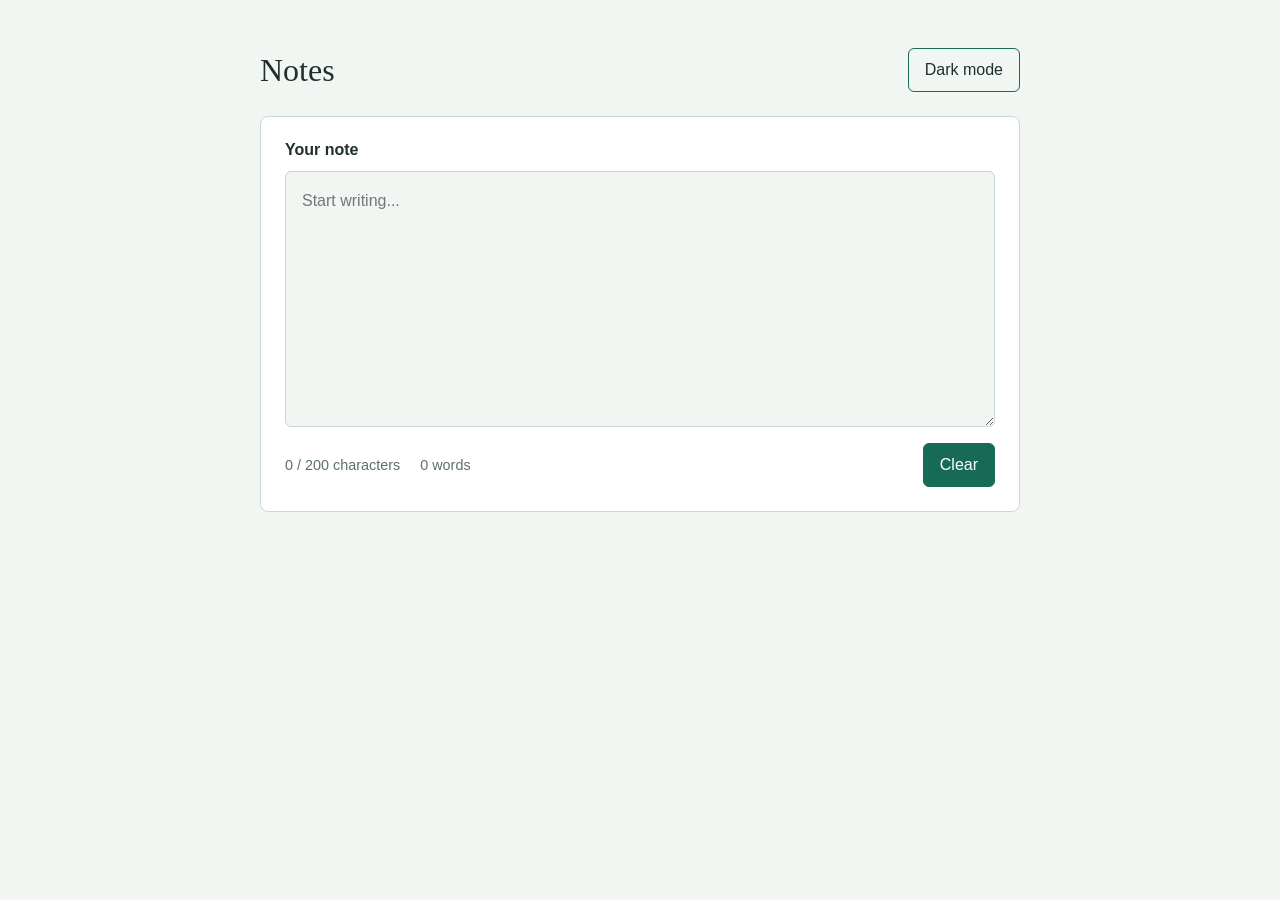
<file: day 4/index.html>
<!doctype html>
<html lang="en">
	<head>
		<meta charset="utf-8">
		<meta name="viewport" content="width=device-width, initial-scale=1">
		<title>Notes</title>
		<link rel="stylesheet" href="style.css">
		<script src="script.js" defer></script>
	</head>
	<body>
		<main class="app-shell">
			<header class="page-header">
				<h1>Notes</h1>
				<button id="theme-toggle" type="button">Dark mode</button>
			</header>
			<section class="note-editor" aria-label="Note editor">
				<label for="note-text">Your note</label>
				<textarea id="note-text" placeholder="Start writing..."></textarea>
				<div class="editor-footer">
					<div class="counts">
						<p id="char-count" aria-live="polite">0 / 200 characters</p>
						<p id="word-count" aria-live="polite">0 words</p>
					</div>
					<button id="clear-btn" type="button">Clear</button>
				</div>
			</section>
		</main>
	</body>
</html>
</file>
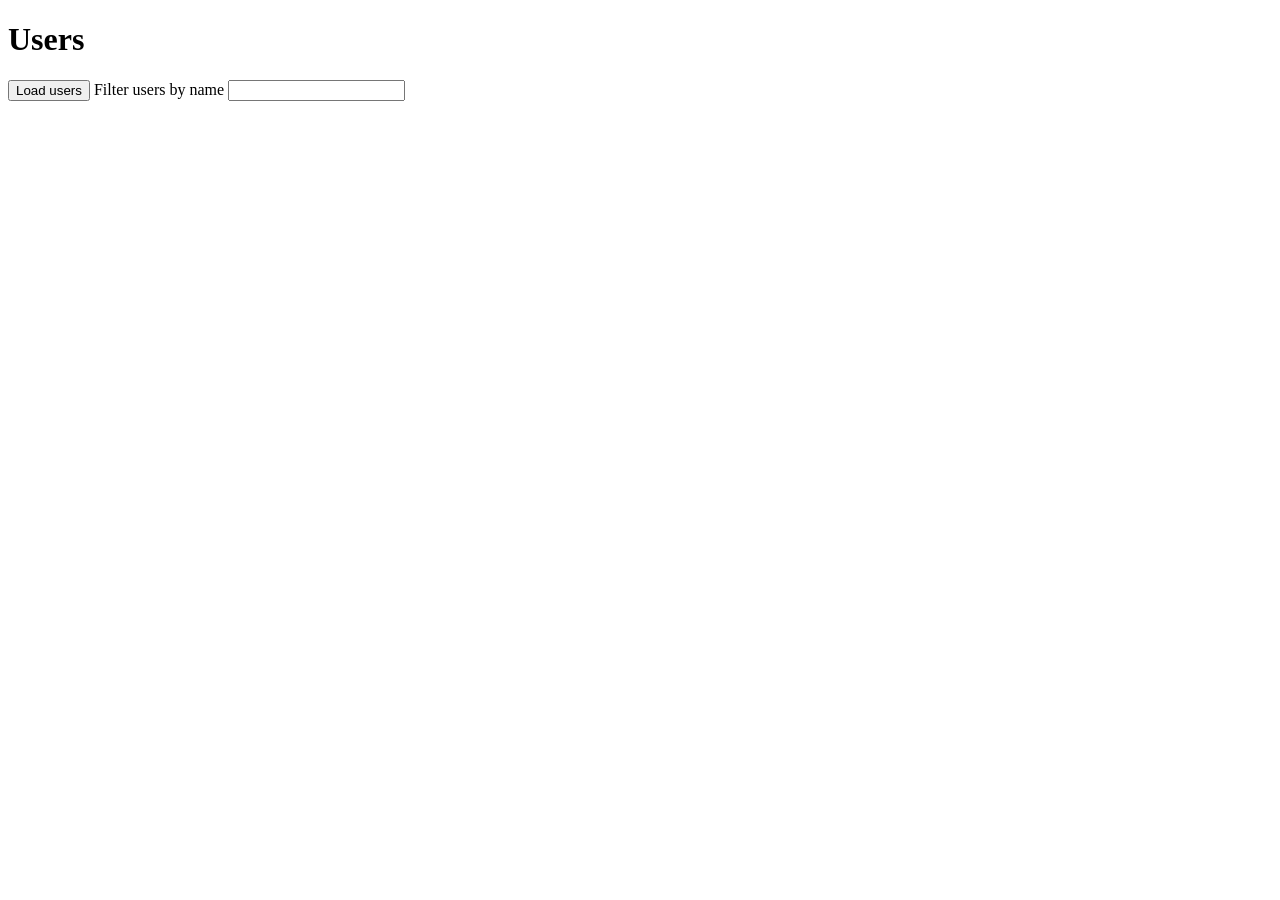
<file: day 5/index.html>
<!doctype html>
<html lang="en">
  <head>
    <meta charset="utf-8">
    <meta name="viewport" content="width=device-width, initial-scale=1">
    <title>Users</title>
    <script src="users.js" defer></script>
  </head>
  <body>
    <main>
      <h1>Users</h1>

      <button id="load-users" type="button">Load users</button>

      <label for="filter-input">Filter users by name</label>
      <input id="filter-input" type="search">

      <p id="status" role="status" aria-live="polite"></p>
      <ul id="users-list"></ul>
    </main>
  </body>
</html>
</file>
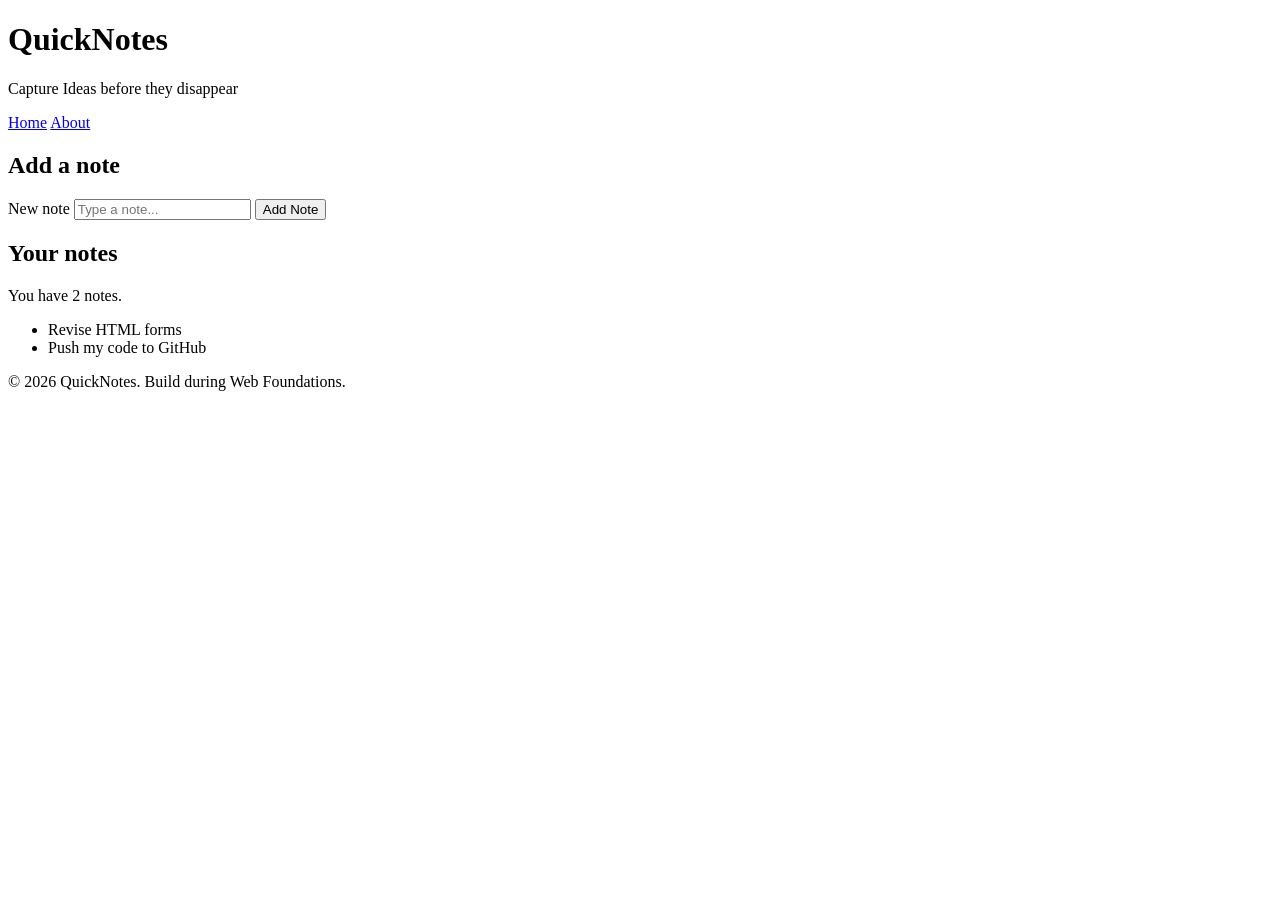
<file: day1/index.html>
<!DOCTYPE html>
<html lang="en">
<head>
  <meta charset="UTF-8">
  <meta name="viewport" content="width=device-width, initial-scale=1.0">
  <title>QuickNotes</title>
</head>
<body>
  <header>
    <h1>QuickNotes</h1>
    <p>Capture Ideas before they disappear</p>
    <nav>
      <a href="index.html">Home</a>
      <a href="about.html">About</a>
    </nav>
  </header>

  <main>
    <section>
      <h2>Add a note</h2>
      <form id="note-form">
        <label for="note-input">New note</label>
        <input type="text" id="note-input" name="note" placeholder="Type a note..." required>
        <button type="submit">Add Note</button>
      </form>
    </section>

    <section>
      <h2>Your notes</h2>
      <p id="note-count">You have 2 notes.</p>
      <ul id="notes-list">
        <li>Revise HTML forms</li>
        <li>Push my code to GitHub</li>
      </ul>
    </section>
  </main>

  <footer>
    <p>&copy; 2026 QuickNotes. Build during Web Foundations.</p>
  </footer>
</body>
</html>
</file>
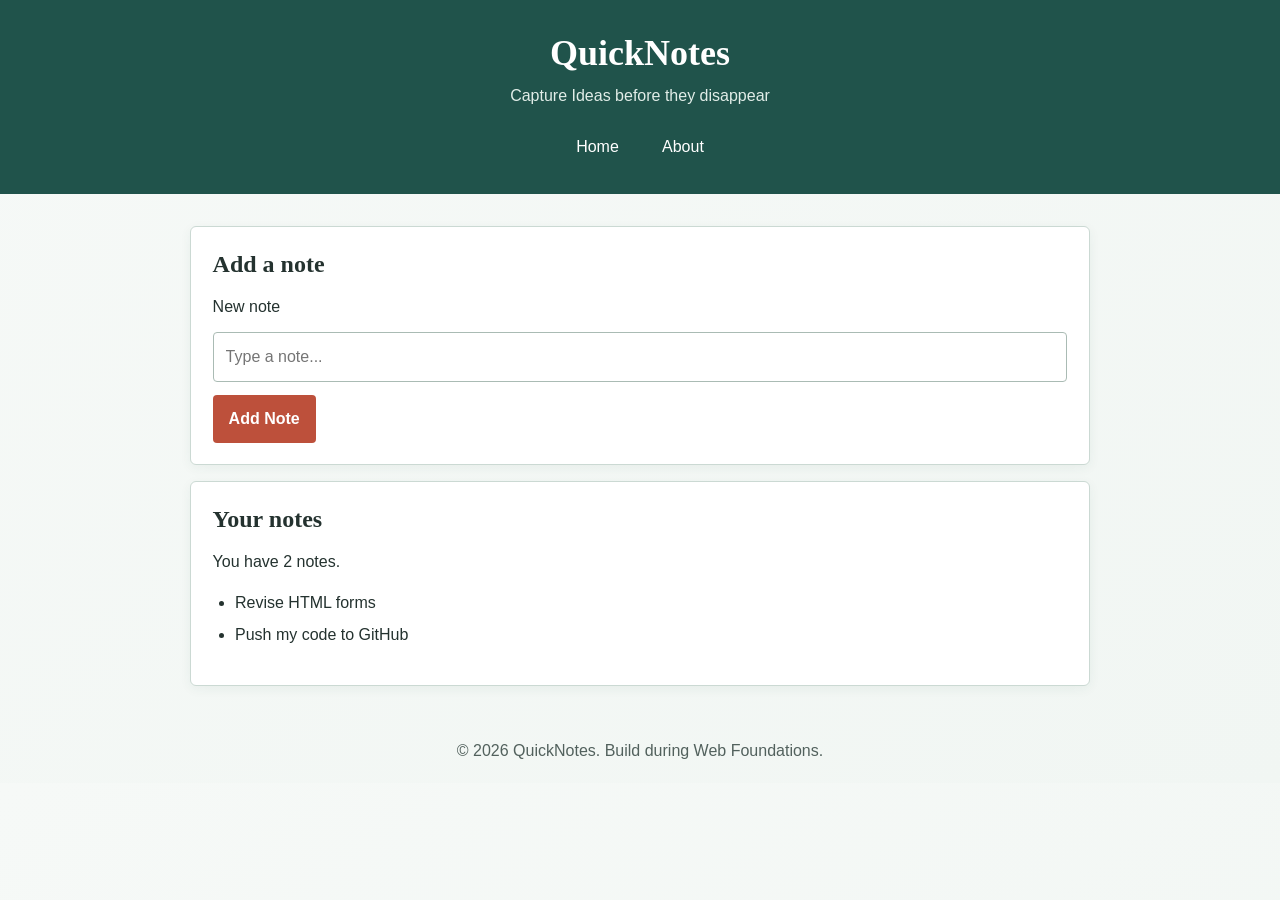
<file: day2/index.html>
<!DOCTYPE html>
<html lang="en">
<head>
  <meta charset="UTF-8">
  <meta name="viewport" content="width=device-width, initial-scale=1.0">
  <title>QuickNotes</title>
  <link rel="stylesheet" href="style.css">
</head>
<body>
  <header>
    <h1>QuickNotes</h1>
    <p>Capture Ideas before they disappear</p>
    <nav>
      <a href="index.html">Home</a>
      <a href="about.html">About</a>
    </nav>
  </header>

  <main>
    <section>
      <h2>Add a note</h2>
      <form id="note-form">
        <label for="note-input">New note</label>
        <input type="text" id="note-input" name="note" placeholder="Type a note..." required>
        <button type="submit">Add Note</button>
      </form>
    </section>

    <section>
      <h2>Your notes</h2>
      <p id="note-count">You have 2 notes.</p>
      <ul id="notes-list">
        <li>Revise HTML forms</li>
        <li>Push my code to GitHub</li>
      </ul>
    </section>
  </main>

  <footer>
    <p>&copy; 2026 QuickNotes. Build during Web Foundations.</p>
  </footer>
</body>
</html>
</file>
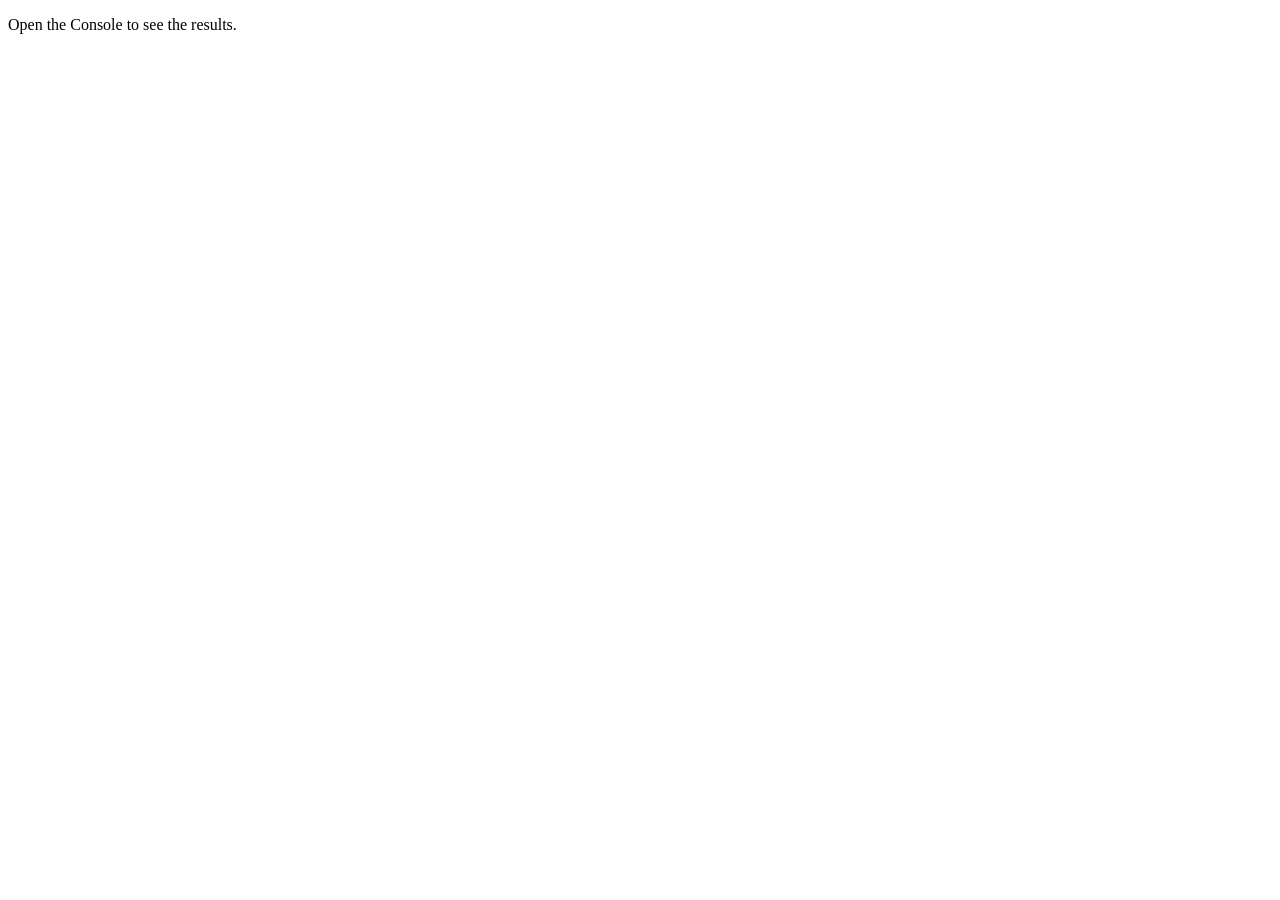
<file: day3/index.html>
<!doctype html>
<html lang="en">
	<head>
		<meta charset="utf-8">
		<meta name="viewport" content="width=device-width, initial-scale=1">
		<title>Notes Toolkit</title>
		<script src="script.js" defer></script>
	</head>
	<body>
		<p>Open the Console to see the results.</p>
	</body>
</html>
</file>
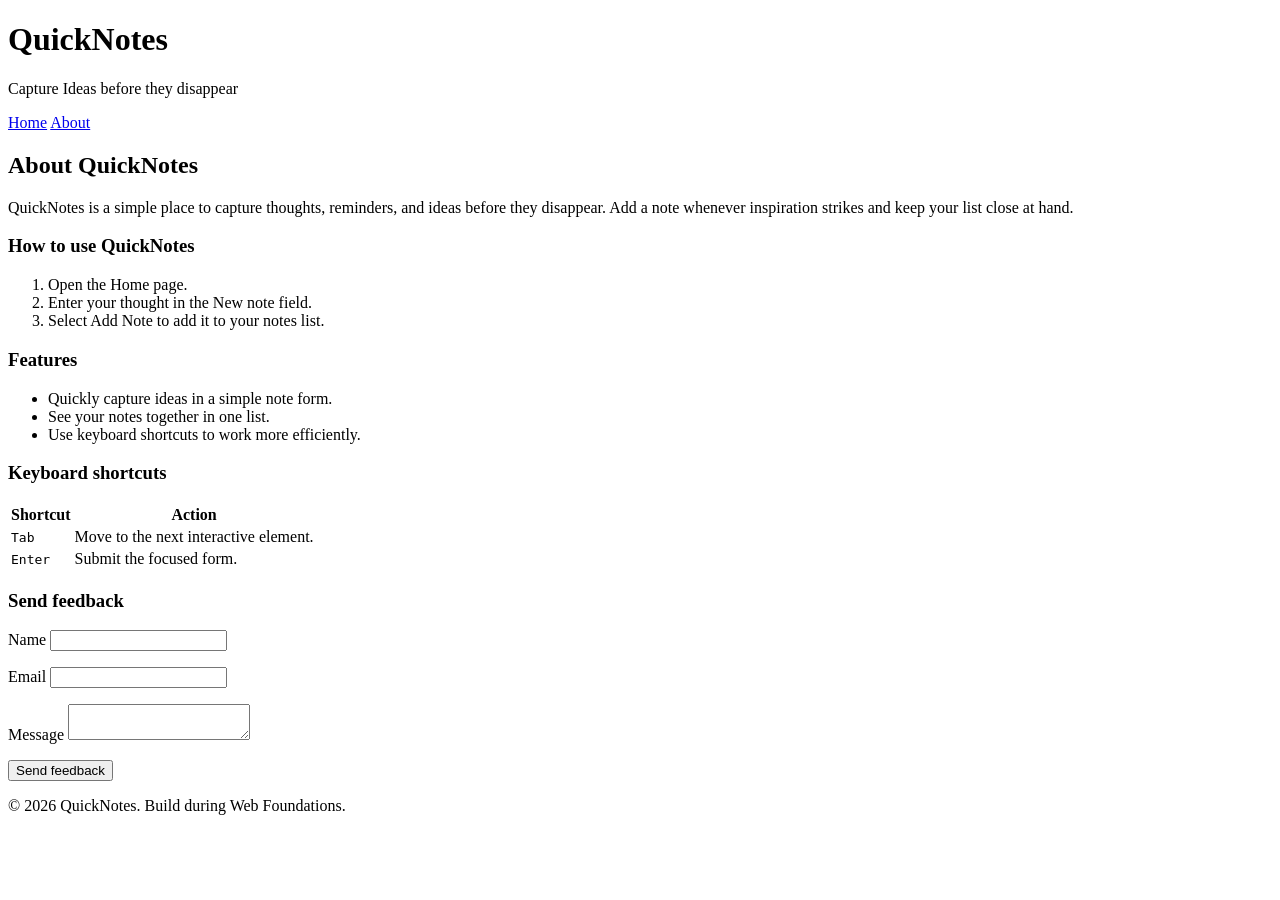
<file: day1/about.html>
<!DOCTYPE html>
<html lang="en">
<head>
	<meta charset="UTF-8">
	<meta name="viewport" content="width=device-width, initial-scale=1.0">
	<title>About QuickNotes</title>
</head>
<body>
	<header>
		<h1>QuickNotes</h1>
		<p>Capture Ideas before they disappear</p>
		<nav>
			<a href="index.html">Home</a>
			<a href="about.html">About</a>
		</nav>
	</header>

	<main>
		<h2>About QuickNotes</h2>
		<p>QuickNotes is a simple place to capture thoughts, reminders, and ideas before they disappear. Add a note whenever inspiration strikes and keep your list close at hand.</p>

		<section>
			<h3>How to use QuickNotes</h3>
			<ol>
				<li>Open the Home page.</li>
				<li>Enter your thought in the New note field.</li>
				<li>Select Add Note to add it to your notes list.</li>
			</ol>
		</section>

		<section>
			<h3>Features</h3>
			<ul>
				<li>Quickly capture ideas in a simple note form.</li>
				<li>See your notes together in one list.</li>
				<li>Use keyboard shortcuts to work more efficiently.</li>
			</ul>
		</section>

		<section>
			<h3>Keyboard shortcuts</h3>
			<table>
				<thead>
					<tr>
						<th scope="col">Shortcut</th>
						<th scope="col">Action</th>
					</tr>
				</thead>
				<tbody>
					<tr>
						<td><kbd>Tab</kbd></td>
						<td>Move to the next interactive element.</td>
					</tr>
					<tr>
						<td><kbd>Enter</kbd></td>
						<td>Submit the focused form.</td>
					</tr>
				</tbody>
			</table>
		</section>

		<section>
			<h3>Send feedback</h3>
			<form action="#" method="get">
				<p>
					<label for="feedback-name">Name</label>
					<input type="text" id="feedback-name" name="name" required>
				</p>
				<p>
					<label for="feedback-email">Email</label>
					<input type="email" id="feedback-email" name="email" required>
				</p>
				<p>
					<label for="feedback-message">Message</label>
					<textarea id="feedback-message" name="message" required></textarea>
				</p>
				<button type="submit">Send feedback</button>
			</form>
		</section>
	</main>

	<footer>
		<p>&copy; 2026 QuickNotes. Build during Web Foundations.</p>
	</footer>
</body>
</html>
</file>
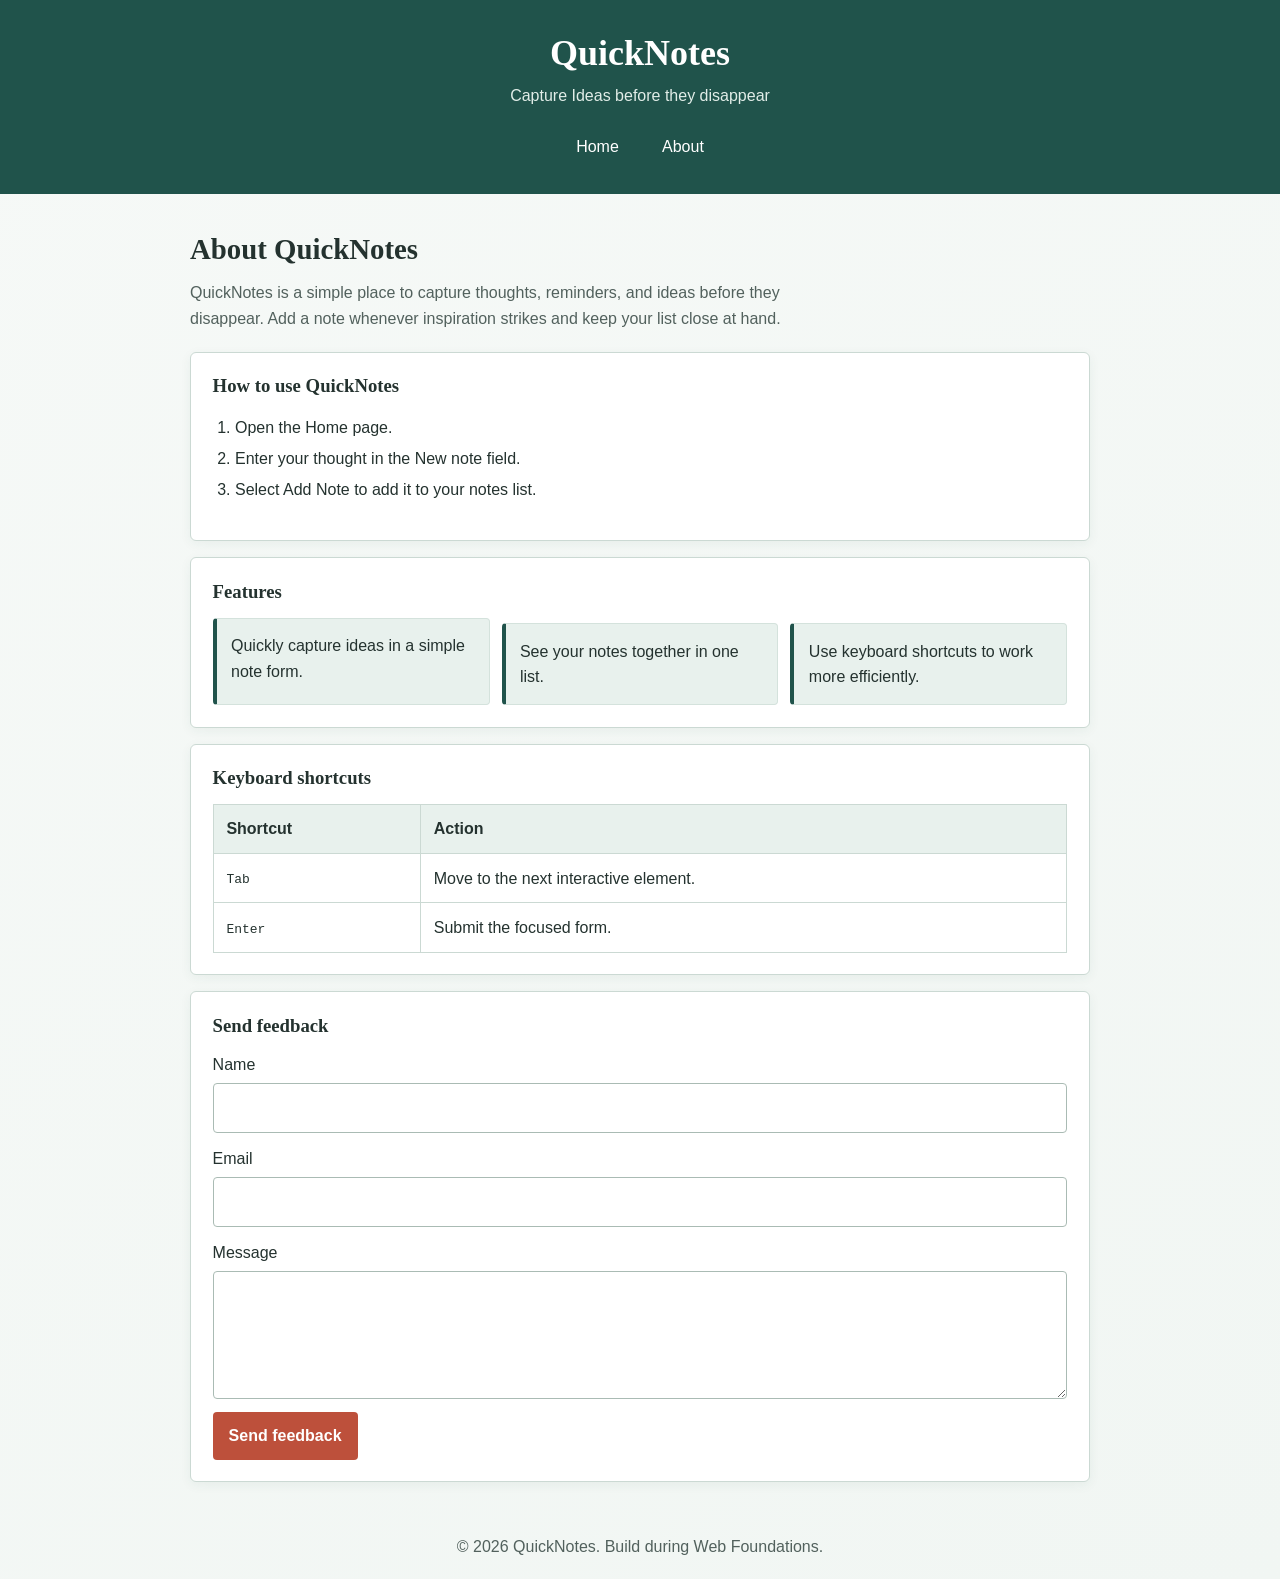
<file: day2/about.html>
<!DOCTYPE html>
<html lang="en">
<head>
	<meta charset="UTF-8">
	<meta name="viewport" content="width=device-width, initial-scale=1.0">
	<title>About QuickNotes</title>
	<link rel="stylesheet" href="style.css">
</head>
<body>
	<header>
		<h1>QuickNotes</h1>
		<p>Capture Ideas before they disappear</p>
		<nav>
			<a href="index.html">Home</a>
			<a href="about.html">About</a>
		</nav>
	</header>

	<main>
		<h2>About QuickNotes</h2>
		<p>QuickNotes is a simple place to capture thoughts, reminders, and ideas before they disappear. Add a note whenever inspiration strikes and keep your list close at hand.</p>

		<section>
			<h3>How to use QuickNotes</h3>
			<ol>
				<li>Open the Home page.</li>
				<li>Enter your thought in the New note field.</li>
				<li>Select Add Note to add it to your notes list.</li>
			</ol>
		</section>

		<section>
			<h3>Features</h3>
			<ul class="features">
				<li>Quickly capture ideas in a simple note form.</li>
				<li>See your notes together in one list.</li>
				<li>Use keyboard shortcuts to work more efficiently.</li>
			</ul>
		</section>

		<section>
			<h3>Keyboard shortcuts</h3>
			<table>
				<thead>
					<tr>
						<th scope="col">Shortcut</th>
						<th scope="col">Action</th>
					</tr>
				</thead>
				<tbody>
					<tr>
						<td><kbd>Tab</kbd></td>
						<td>Move to the next interactive element.</td>
					</tr>
					<tr>
						<td><kbd>Enter</kbd></td>
						<td>Submit the focused form.</td>
					</tr>
				</tbody>
			</table>
		</section>

		<section>
			<h3>Send feedback</h3>
			<form action="#" method="get">
				<p>
					<label for="feedback-name">Name</label>
					<input type="text" id="feedback-name" name="name" required>
				</p>
				<p>
					<label for="feedback-email">Email</label>
					<input type="email" id="feedback-email" name="email" required>
				</p>
				<p>
					<label for="feedback-message">Message</label>
					<textarea id="feedback-message" name="message" required></textarea>
				</p>
				<button type="submit">Send feedback</button>
			</form>
		</section>
	</main>

	<footer>
		<p>&copy; 2026 QuickNotes. Build during Web Foundations.</p>
	</footer>
</body>
</html>
</file>
<file: day 4/style.css>
:root {
	color-scheme: light;
	--page-bg: #f2f6f2;
	--surface: #ffffff;
	--text: #1f302a;
	--muted: #5d7067;
	--border: #cbd8d0;
	--accent: #176b56;
	--accent-text: #ffffff;
	--warning: #a34f00;
	--over: #b42318;
}

body.dark {
	color-scheme: dark;
	--page-bg: #18221f;
	--surface: #222e2a;
	--text: #e8f0eb;
	--muted: #afc0b6;
	--border: #46574e;
	--accent: #75d6ad;
	--accent-text: #10251d;
	--warning: #ffbd73;
	--over: #ff8982;
}

* {
	box-sizing: border-box;
}

body {
	min-height: 100vh;
	margin: 0;
	background: var(--page-bg);
	color: var(--text);
	font-family: "Trebuchet MS", sans-serif;
	transition: background-color 180ms ease, color 180ms ease;
}

button,
textarea {
	font: inherit;
}

.app-shell {
	width: min(100% - 2rem, 760px);
	margin: 0 auto;
	padding: 3rem 0;
}

.page-header {
	display: flex;
	align-items: center;
	justify-content: space-between;
	gap: 1rem;
	margin-bottom: 1.5rem;
}

h1 {
	margin: 0;
	font-family: Georgia, serif;
	font-size: 2rem;
	font-weight: 500;
}

.note-editor {
	padding: 1.5rem;
	border: 1px solid var(--border);
	border-radius: 8px;
	background: var(--surface);
}

label {
	display: block;
	margin-bottom: 0.75rem;
	font-weight: 700;
}

textarea {
	display: block;
	width: 100%;
	min-height: 16rem;
	padding: 1rem;
	border: 1px solid var(--border);
	border-radius: 6px;
	background: var(--page-bg);
	color: var(--text);
	line-height: 1.6;
	resize: vertical;
}

textarea:focus-visible,
button:focus-visible {
	outline: 3px solid var(--accent);
	outline-offset: 3px;
}

.editor-footer,
.counts {
	display: flex;
	align-items: center;
	justify-content: space-between;
	gap: 1rem;
}

.editor-footer {
	margin-top: 1rem;
}

.counts {
	flex-wrap: wrap;
	justify-content: flex-start;
	gap: 0.5rem 1.25rem;
}

.counts p {
	margin: 0;
	color: var(--muted);
	font-size: 0.9rem;
}

.counts p.warning {
	color: var(--warning);
}

.counts p.over {
	color: var(--over);
	font-weight: 700;
}

button {
	min-height: 2.75rem;
	padding: 0.65rem 1rem;
	border: 1px solid var(--accent);
	border-radius: 6px;
	background: var(--accent);
	color: var(--accent-text);
	cursor: pointer;
}

button:hover {
	filter: brightness(0.94);
}

#theme-toggle {
	background: transparent;
	color: var(--text);
}

@media (max-width: 520px) {
	.app-shell {
		padding: 1.5rem 0;
	}

	.note-editor {
		padding: 1rem;
	}

	.editor-footer {
		align-items: flex-end;
	}
}
</file>
<file: day2/style.css>
*,
*::before,
*::after {
	box-sizing: border-box;
}

:root {
	color-scheme: light;
	--ink: #24322f;
	--muted: #52615d;
	--forest: #20534b;
	--forest-dark: #173e38;
	--mint: #e8f1ed;
	--paper: #ffffff;
	--canvas: #f1f6f3;
	--line: #cbd9d3;
	--coral: #bd503b;
	--coral-dark: #963b2b;
}

body {
	margin: 0;
	background: linear-gradient(145deg, #f6f9f7, var(--canvas));
	color: var(--ink);
	font-family: "Trebuchet MS", "Segoe UI", sans-serif;
	line-height: 1.6;
}

header {
	padding: 2rem 1.5rem 1.75rem;
	background: var(--forest);
	color: var(--paper);
	text-align: center;
}

header h1 {
	margin: 0;
	font-family: Georgia, "Times New Roman", serif;
	font-size: 2.25rem;
	line-height: 1.2;
}

header p {
	margin: 0.5rem 0 1.1rem;
	color: #e1ede8;
}

nav {
	display: flex;
	justify-content: center;
	align-items: center;
	gap: 16px;
}

nav a {
	padding: 0.45rem 0.85rem;
	border-radius: 4px;
	color: var(--paper);
	text-decoration: none;
	transition: background-color 160ms ease, color 160ms ease, transform 160ms ease;
}

nav a:hover {
	transform: translateY(-1px);
	background: var(--paper);
	color: var(--forest-dark);
}

nav a:focus-visible,
button:focus-visible {
	outline: 3px solid #f4b99f;
	outline-offset: 3px;
}

main {
	width: min(100% - 2rem, 900px);
	margin: 2rem auto;
}

main > h2 {
	margin: 0 0 0.5rem;
	font-family: Georgia, "Times New Roman", serif;
	font-size: 1.8rem;
}

main > p {
	max-width: 72ch;
	margin: 0 0 1.25rem;
	color: var(--muted);
}

section {
	margin: 0 0 1rem;
	padding: 1.35rem;
	border: 1px solid var(--line);
	border-radius: 6px;
	background: var(--paper);
	box-shadow: 0 3px 12px rgb(32 83 75 / 6%);
}

section h2,
section h3 {
	margin: 0 0 0.85rem;
	font-family: Georgia, "Times New Roman", serif;
	line-height: 1.3;
}

section p {
	margin-top: 0;
}

ul,
ol {
	padding-left: 1.4rem;
}

li + li {
	margin-top: 0.35rem;
}

ul.features {
	display: grid;
	grid-template-columns: repeat(auto-fit, minmax(180px, 1fr));
	gap: 0.75rem;
	margin: 0;
	padding: 0;
	list-style: none;
}

.features li {
	padding: 0.9rem;
	border: 1px solid #d4e2dc;
	border-left: 4px solid var(--forest);
	border-radius: 4px;
	background: var(--mint);
}

table {
	width: 100%;
	border-collapse: collapse;
}

th,
td {
	padding: 0.7rem 0.8rem;
	border: 1px solid var(--line);
	text-align: left;
}

th {
	background: var(--mint);
}

form {
	display: grid;
	gap: 0.8rem;
}

form p {
	display: grid;
	gap: 0.35rem;
	margin: 0;
}

input,
textarea {
	width: 100%;
	padding: 0.7rem 0.75rem;
	border: 1px solid #aabbb4;
	border-radius: 4px;
	background: #fff;
	color: var(--ink);
	font: inherit;
}

input:focus,
textarea:focus {
	border-color: var(--forest);
	outline: 3px solid rgb(32 83 75 / 16%);
}

textarea {
	min-height: 8rem;
	resize: vertical;
}

button {
	justify-self: start;
	padding: 0.7rem 1rem;
	border: 0;
	border-radius: 4px;
	background: var(--coral);
	color: var(--paper);
	cursor: pointer;
	font: inherit;
	font-weight: 700;
	transition: background-color 160ms ease, box-shadow 160ms ease, transform 160ms ease;
}

button:hover {
	transform: translateY(-1px);
	background: var(--coral-dark);
	box-shadow: 0 3px 8px rgb(36 50 47 / 18%);
}

footer {
	padding: 1.25rem 1rem;
	color: var(--muted);
	text-align: center;
}

footer p {
	margin: 0;
}

@media (max-width: 600px) {
	header {
		padding: 1.35rem 1rem;
	}

	header h1 {
		font-size: 1.8rem;
	}

	main {
		width: calc(100% - 1.25rem);
		margin: 1.25rem auto;
	}

	section {
		padding: 1rem;
	}

	th,
	td {
		padding: 0.55rem;
	}
}

@media (prefers-reduced-motion: reduce) {
	*,
	*::before,
	*::after {
		scroll-behavior: auto !important;
		transition-duration: 0.01ms !important;
	}
}
</file>
